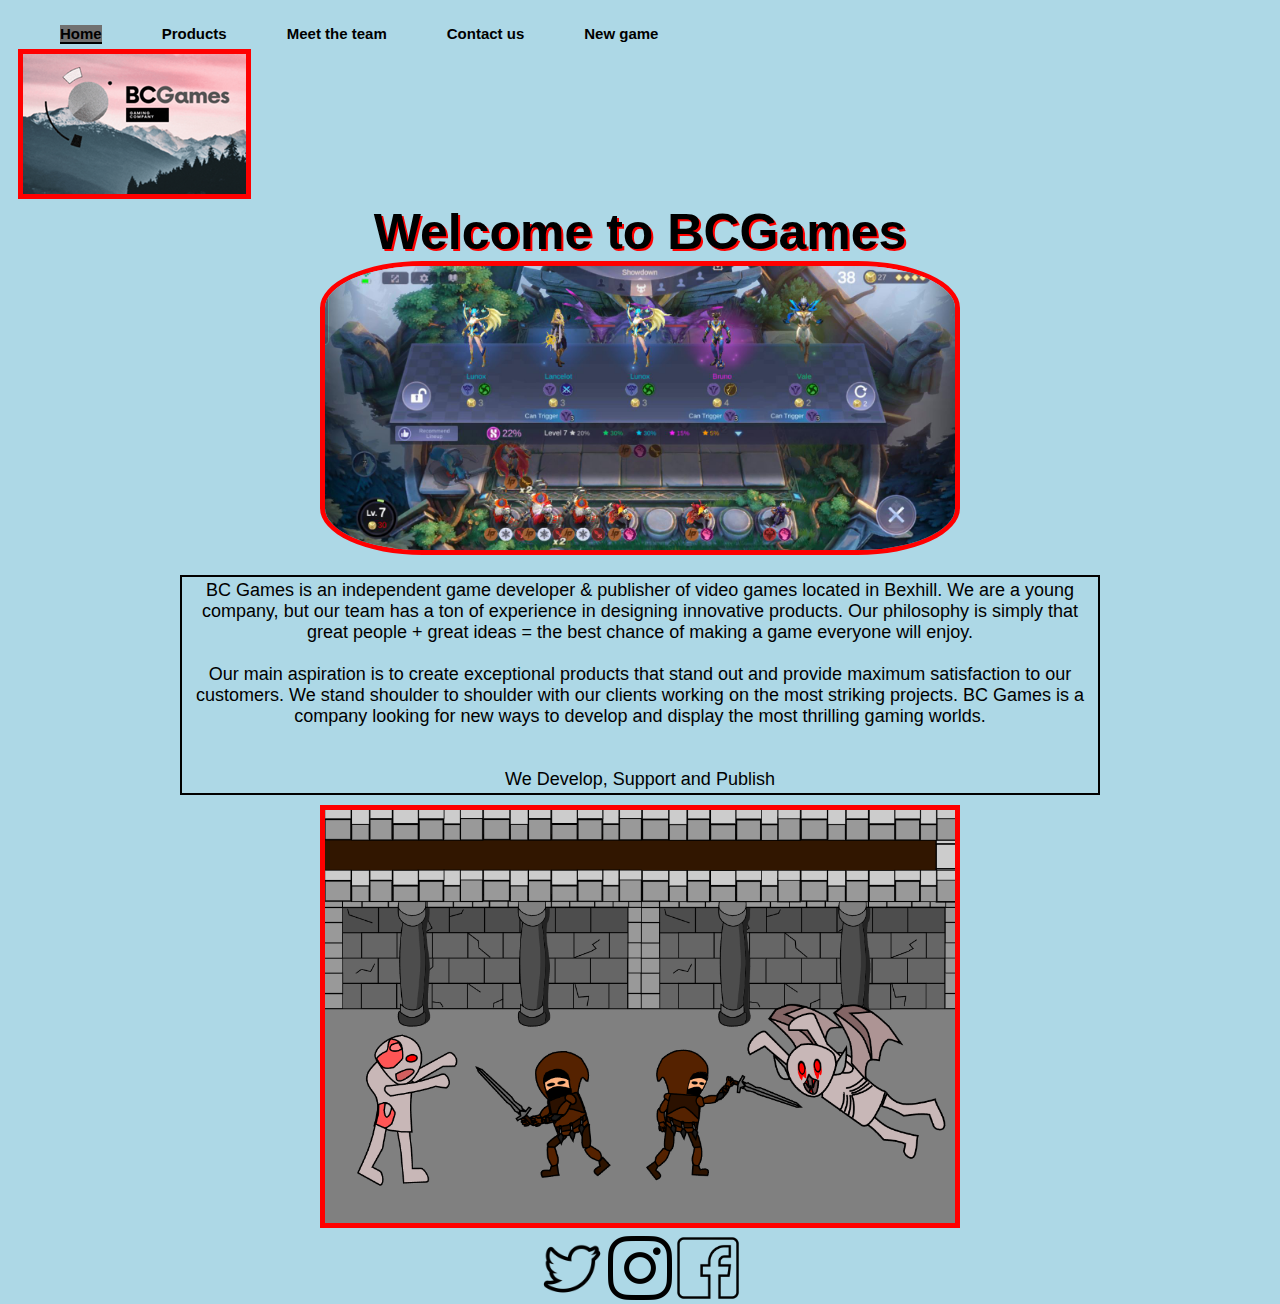
<file: index.html>
<!DOCTYPE html>
<html lang="en">
<head>
    <meta charset="UTF-8">
    <meta http-equiv="X-UA-Compatible" content="IE=edge">
    <meta name="viewport" content="width=device-width, initial-scale=1.0">
    <link rel="stylesheet" href="main.css"/>

</head>

<div class="topnav">
    <a class="active" href="index.html">Home</a>
    <a href="products.html">Products</a>
    <a href="meettheteams.html">Meet the team</a>
    <a href="contact.html">Contact us</a>
    <a href="newgame.html">New game</a>
  </div>

  
<img class="Logo" src="./Images/BC Games logo.png" alt="BC Games logo">
<h1 class="titleHP"> Welcome to BCGames </h1>


<body>

  <h1> <img class="game-image" src="./Images/Banner.jpg" alt="Banner for game"> </h1>
    <section class="about">
        <p class="about-info">BC Games is an independent game developer & publisher of video games located in Bexhill. We are a young company, but our team has a ton of experience in designing innovative products.  Our philosophy is simply that great people + great ideas = the best chance of making a game everyone will enjoy.<br><br>
          Our main aspiration is to create exceptional products that stand out and provide maximum satisfaction to our customers. We stand shoulder to shoulder with our clients working on the most striking projects. BC Games is a company looking for new ways to develop and display the most thrilling gaming worlds.<br><br>
        <br>We Develop, Support and Publish</p>
      </section>


        
    <a href="newgame.html">
    <img class="GameLink" src="./Images/Menu4Game.png" alt="New Game">
  
 


  <p class="footer">
    <a href="https://twitter.com/BexhillCollege?ref_src=twsrc%5Egoogle%7Ctwcamp%5Eserp%7Ctwgr%5Eauthor">
    <img class="social" src="./Images/twitter icon.png" alt="Bexhill college twitter">
     
     
    <a href="https://www.instagram.com/bexhillcollege/channel/?hl=en">
    <img class="social" src="./Images/instagram icon.png" alt="Bexhill college Instagram">
     
     
    <a href="https://www.facebook.com/bexhill6thformcollege/">
    <img class="social" src="./Images/facebook icon.png" alt="Bexhill college Facebook">
  </p>

</body>
</html>
</file>
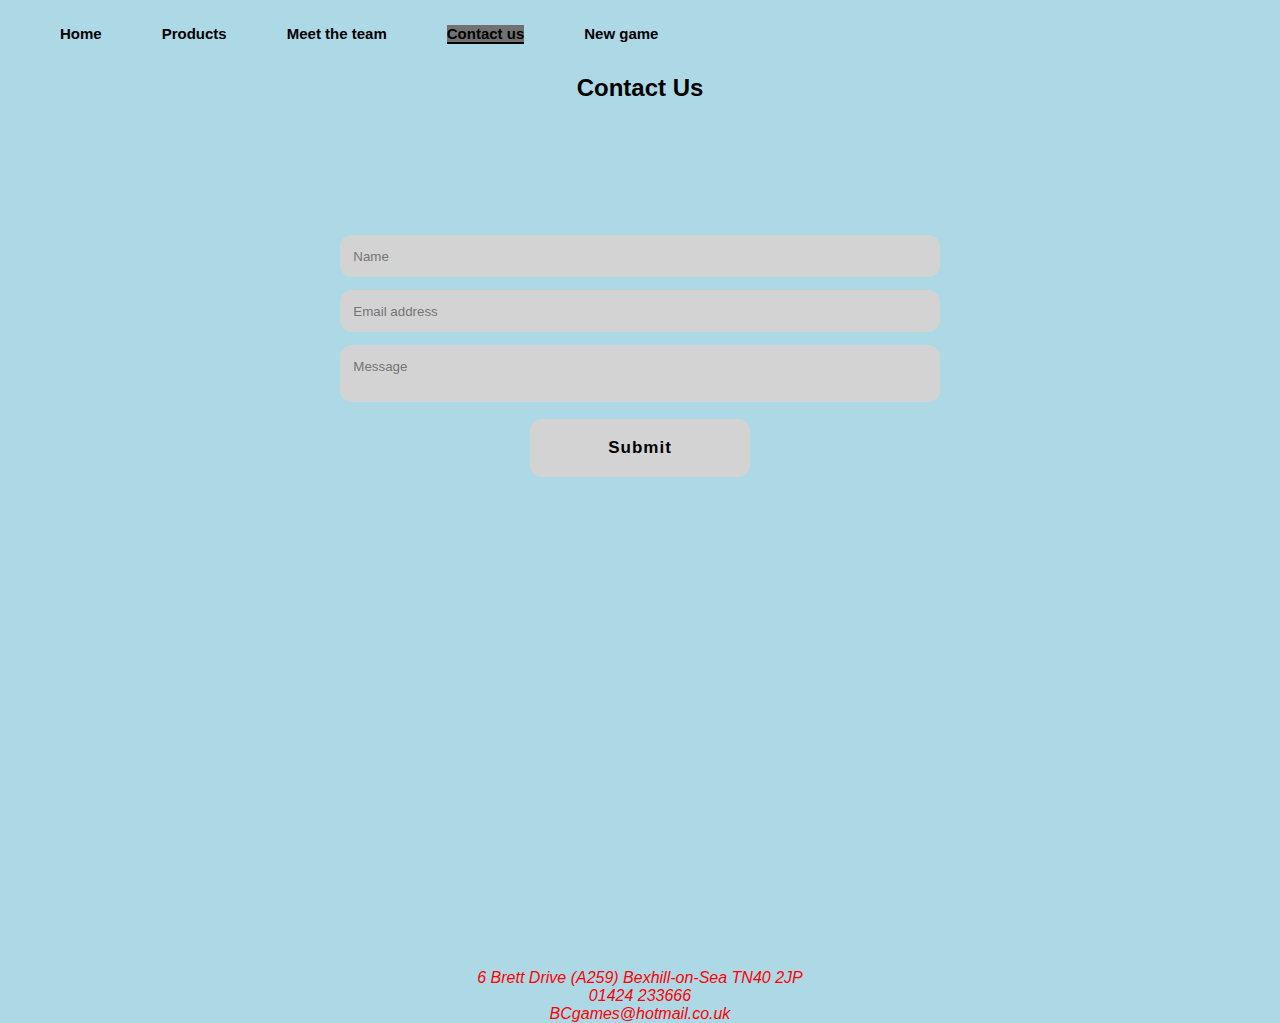
<file: contact.html>
<!DOCTYPE html>
<html lang="en">
<head>
    <meta charset="UTF-8">
    <meta http-equiv="X-UA-Compatible" content="IE=edge">
    <meta name="viewport" content="width=device-width, initial-scale=1.0">
    <link rel="stylesheet" href="main.css"/>


    <title>Contact Us | BC Games</title>
</head>
<div class="topnav">
    <a href="index.html">Home</a>
    <a href="products.html">Products</a>
    <a href="meettheteams.html">Meet the team</a>
    <a class="active" href="contact.html">Contact us</a>
    <a href="newgame.html">New game</a>
  </div>
<body>
    <h1 class="title">Contact Us</h1>


        <form class="contact-form" action="mailto:SC213939@bexhillcollege.ac.uk"
        method="POST"
        enctype="multipart/form-data"
        name="EmailForm"
        >
          <div class="input-container">
           
            <input type="text" class="input-name" id="input-name" placeholder="Name" required>
            <input type="email" class="input-email" id="input-email" placeholder="Email address" required>
          </div>
          <div class="input-container">
            <textarea name="message" type="text" class="input-message" id="input-message" placeholder="Message" required></textarea>
          </div>  
          <input type="submit" class="btn" value="Submit" id="input-submit">
        </form>

<br> 
<div class="GE">
<iframe src="https://www.google.com/maps/embed?pb=!1m18!1m12!1m3!1d2519.321782966063!2d0.4951440159067979!3d50.8437252668298!2m3!1f0!2f0!3f0!3m2!1i1024!2i768!4f13.1!3m3!1m2!1s0x47df0e2830e5917f%3A0x69845c7f39f65c9c!2s6%20Brett%20Dr%2C%20Bexhill-on-Sea%20TN40%202JP!5e0!3m2!1sen!2suk!4v1651148690908!5m2!1sen!2suk" width="600" height="450" style="border:0;" allowfullscreen="" loading="lazy" referrerpolicy="no-referrer-when-downgrade"></iframe> 
        <iframe src="https://www.google.com/maps/embed?pb=!3m2!1sen!2suk!4v1651148809025!5m2!1sen!2suk!6m8!1m7!1s1RzetksnDLUaiN-wauRE-Q!2m2!1d50.84376355680924!2d0.4979534659788835!3f276.5506493121917!4f-0.16174124290259329!5f0.7820865974627469" width="600" height="450" style="border:0;" allowfullscreen="" loading="lazy" referrerpolicy="no-referrer-when-downgrade"></iframe>
    </div>

    <p class="con-footer">6 Brett Drive (A259) Bexhill-on-Sea TN40 2JP<br>01424 233666<br>BCgames@hotmail.co.uk</p>
</body>
</html>
</file>
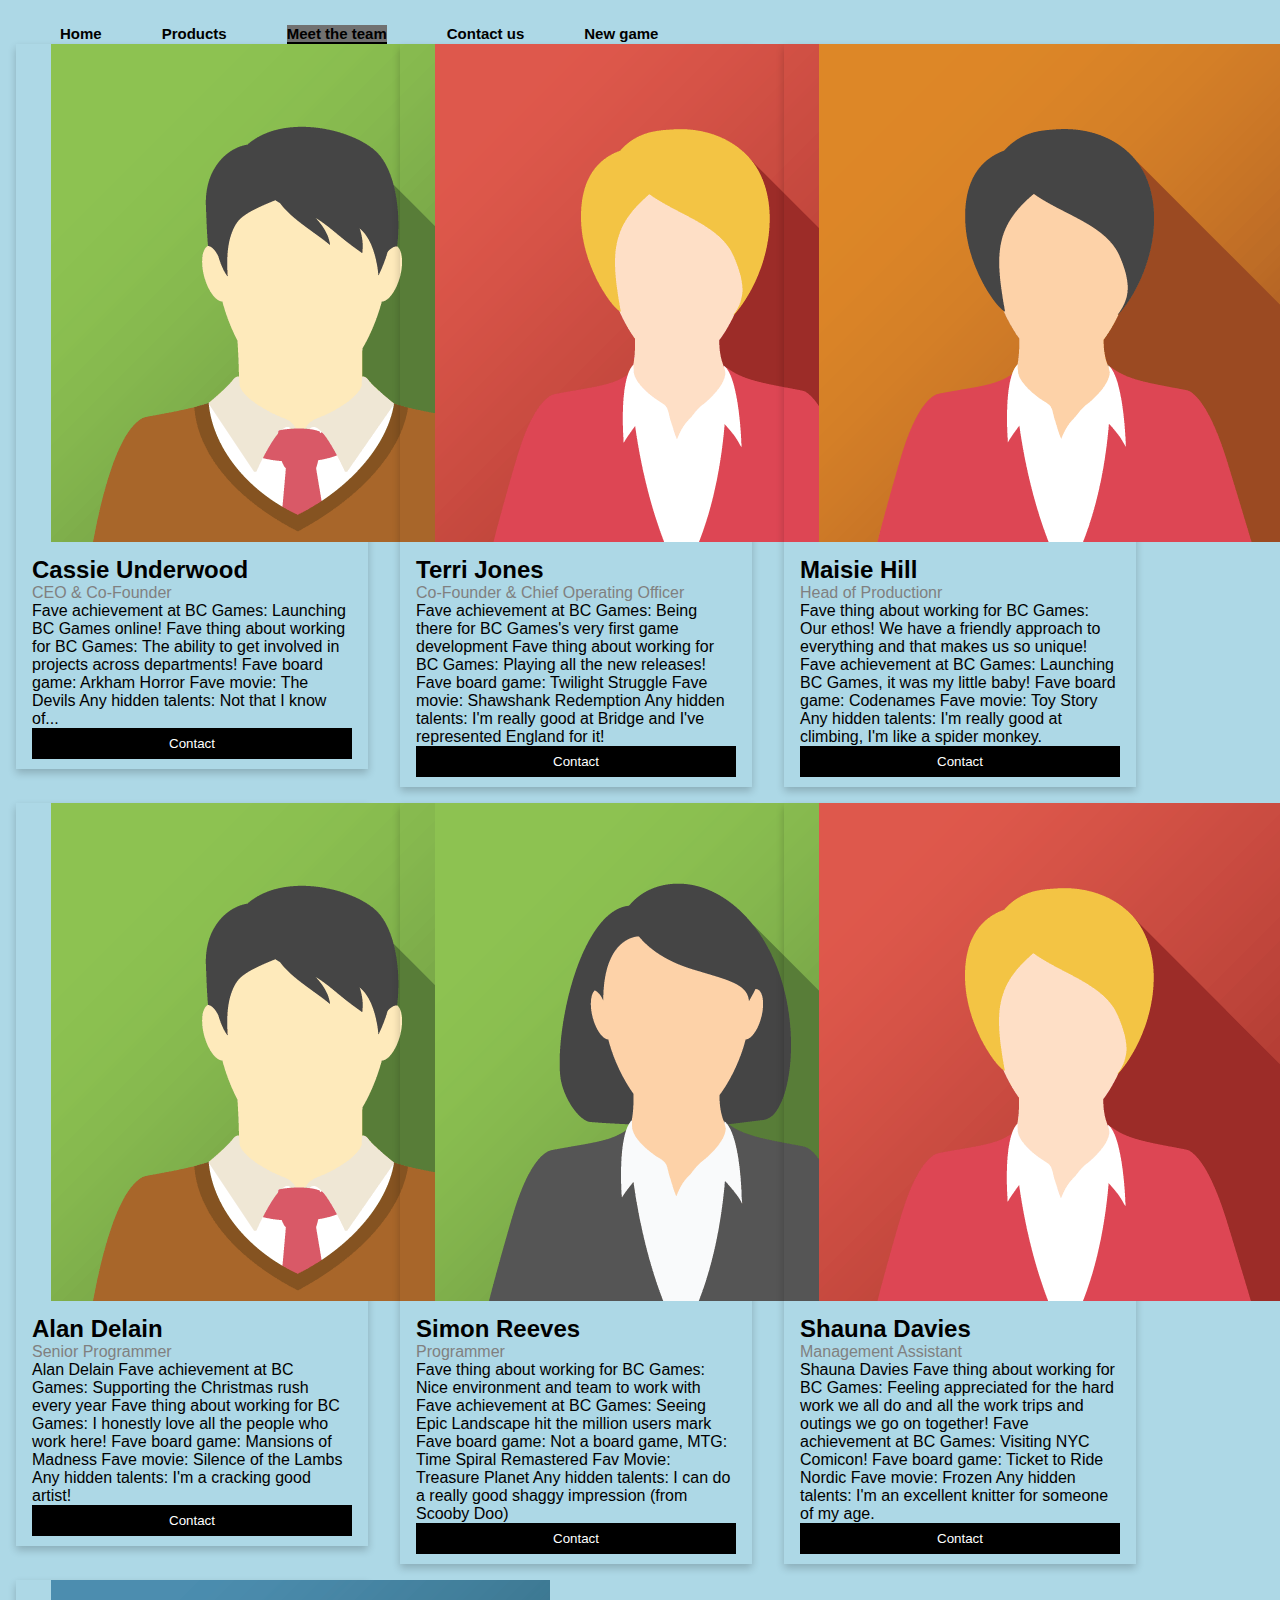
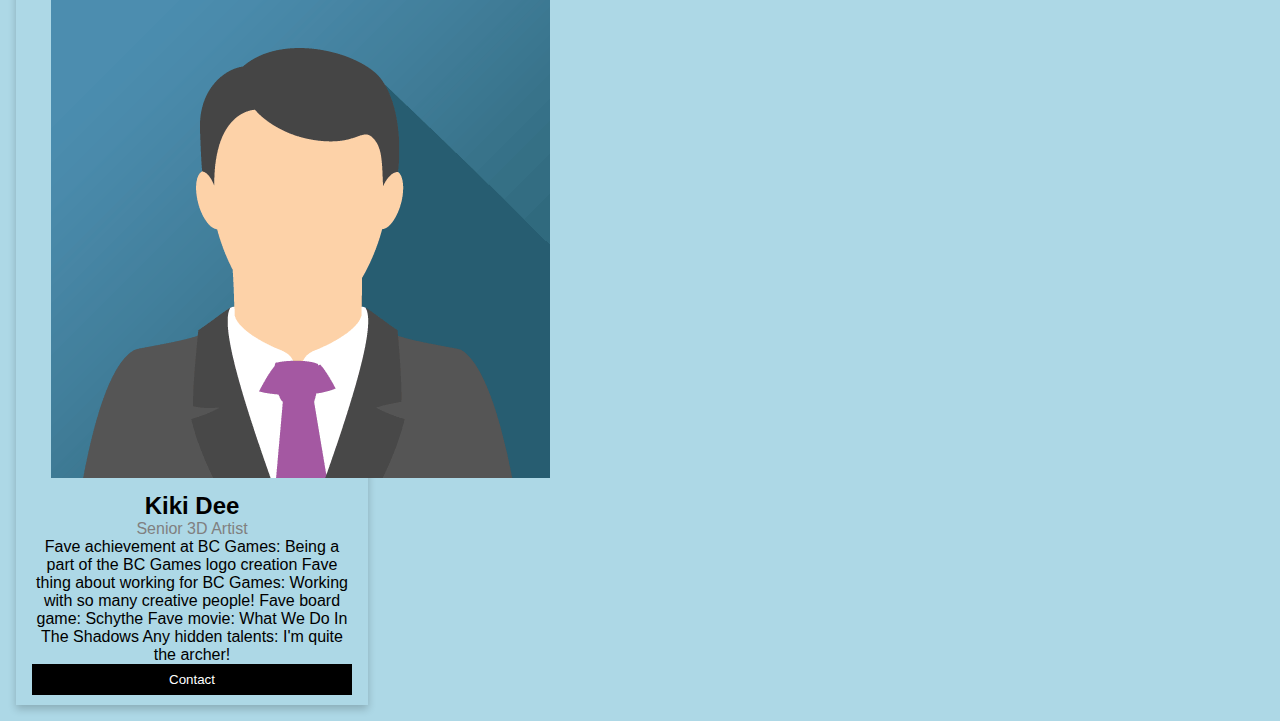
<file: meettheteams.html>
<!DOCTYPE html>
<html lang="en">
<head>
    <meta charset="UTF-8">
    <meta http-equiv="X-UA-Compatible" content="IE=edge">
    <meta name="viewport" content="width=device-width, initial-scale=1.0">
    <link rel="stylesheet" href="main.css">
    <title>Meet The Team | BC Games</title>

</head>
<div class="topnav">
    <a href="index.html">Home</a>
    <a href="products.html">Products</a>
    <a class="active" href="meettheteams.html">Meet the team</a>
    <a href="contact.html">Contact us</a>
    <a href="newgame.html">New game</a>
  </div>
<body>

  <div class="row">
    <div class="column">
      <div class="card">
        <div class="avatar">
        <img src="./Images/avatar1.png" alt="Cassie Underwood">
      </div>
        <div class="container">
          <h2>Cassie Underwood</h2>
          <p class="Mtitle">CEO & Co-Founder</p>
          <p>Fave achievement at BC Games: Launching BC Games online! Fave thing about working for BC Games: 
            The ability to get involved in projects across departments! Fave board game: Arkham Horror Fave movie: The Devils Any hidden talents: Not that I know of...</p>
          <p><button class="button">Contact</button></p>
        </div>
      </div>
    </div>
  
    <div class="column">
      <div class="card">
        <div class="avatar">
        <img src="./Images/avatar2.png" alt="Terri Jones">
      </div>
        <div class="container">
          <h2>Terri Jones</h2>
          <p class="Mtitle">Co-Founder & Chief Operating Officer</p>
          <p>Fave achievement at BC Games: Being there for BC Games's very first game development Fave thing about working for BC Games: Playing all the new releases! Fave board game: Twilight Struggle Fave movie: Shawshank Redemption Any hidden talents: I'm really good at Bridge and I've represented England for it!</p>
          <p><button class="button">Contact</button></p>
        </div>
      </div>
    </div>
  
    <div class="column">
      <div class="card">
        <div class="avatar">
        <img src="./Images/avatar3.png" alt="Maisie Hill">
      </div>
        <div class="container">
          <h2>Maisie Hill</h2>
          <p class="Mtitle">Head of Productionr</p>
          <p>Fave thing about working for BC Games: Our ethos! We have a friendly approach to everything and that makes us so unique! Fave achievement at BC Games: Launching BC Games, it was my little baby! Fave board game: Codenames Fave movie: Toy Story Any hidden talents: I'm really good at climbing, I'm like a spider monkey.</p>
          <p><button class="button">Contact</button></p>
        </div>
      </div>
    </div>
  </div>

  <div class="row">
    <div class="column">
      <div class="card">
        <div class="avatar">
        <img src="./Images/avatar1.png" alt="Alan Delain">
        </div>
        <div class="container">
          <h2>Alan Delain</h2>
          <p class="Mtitle">Senior Programmer</p>
          <p>Alan Delain Fave achievement at BC Games: Supporting the Christmas rush every year Fave thing about working for BC Games: I honestly love all the people who work here! Fave board game: Mansions of Madness Fave movie: Silence of the Lambs Any hidden talents: I'm a cracking good artist!</p>
          <p><button class="button">Contact</button></p>
        </div>
      </div>
    </div>

    <div class="row">
      <div class="column">
        <div class="card">
          <div class="avatar">
          <img src="./Images/avatar5.png" alt="Simon Reeves">
        </div>
          <div class="container">
            <h2>Simon Reeves</h2>
            <p class="Mtitle">Programmer</p>
            <p>Fave thing about working for BC Games: Nice environment and team to work with Fave achievement at BC Games: Seeing Epic Landscape hit the million users mark Fave board game: Not a board game, MTG: Time Spiral Remastered Fav Movie: Treasure Planet Any hidden talents: I can do a really good shaggy impression (from Scooby Doo)</p>
            <p><button class="button">Contact</button></p>
          </div>
        </div>
      </div>

      <div class="row">
        <div class="column">
          <div class="card">
            <div class="avatar">
            <img src="./Images/avatar2.png" alt="Shauna Davies">
          </div>
            <div class="container">
              <h2>Shauna Davies</h2>
              <p class="Mtitle">Management Assistant</p>
              <p>Shauna Davies Fave thing about working for BC Games: Feeling appreciated for the hard work we all do and all the work trips and outings we go on together! Fave achievement at BC Games: Visiting NYC Comicon! Fave board game: Ticket to Ride Nordic Fave movie: Frozen Any hidden talents: I'm an excellent knitter for someone of my age.</p>
              <p><button class="button">Contact</button></p>
            </div>
          </div>
        </div>

        <div class="center">
        <div class="row">
          <div class="column">
            <div class="card">
              <div class="avatar">
              <img src="./Images/avatar4.png" alt="Kiki Dee">
            </div>
              <div class="container">
                <h2>Kiki Dee</h2>
                <p class="Mtitle">Senior 3D Artist</p>
                <p>Fave achievement at BC Games: Being a part of the BC Games logo creation Fave thing about working for BC Games: Working with so many creative people! Fave board game: Schythe Fave movie: What We Do In The Shadows Any hidden talents: I'm quite the archer!</p>
                <p><button class="button">Contact</button></p>
              </div>
            </div>
          </div>
        </div>


<!-- <div class="MTT">
<img src="./Images/BC Games logo.png" alt="BC Games Logo">
</div> -->





  </body>
</html>
</file>
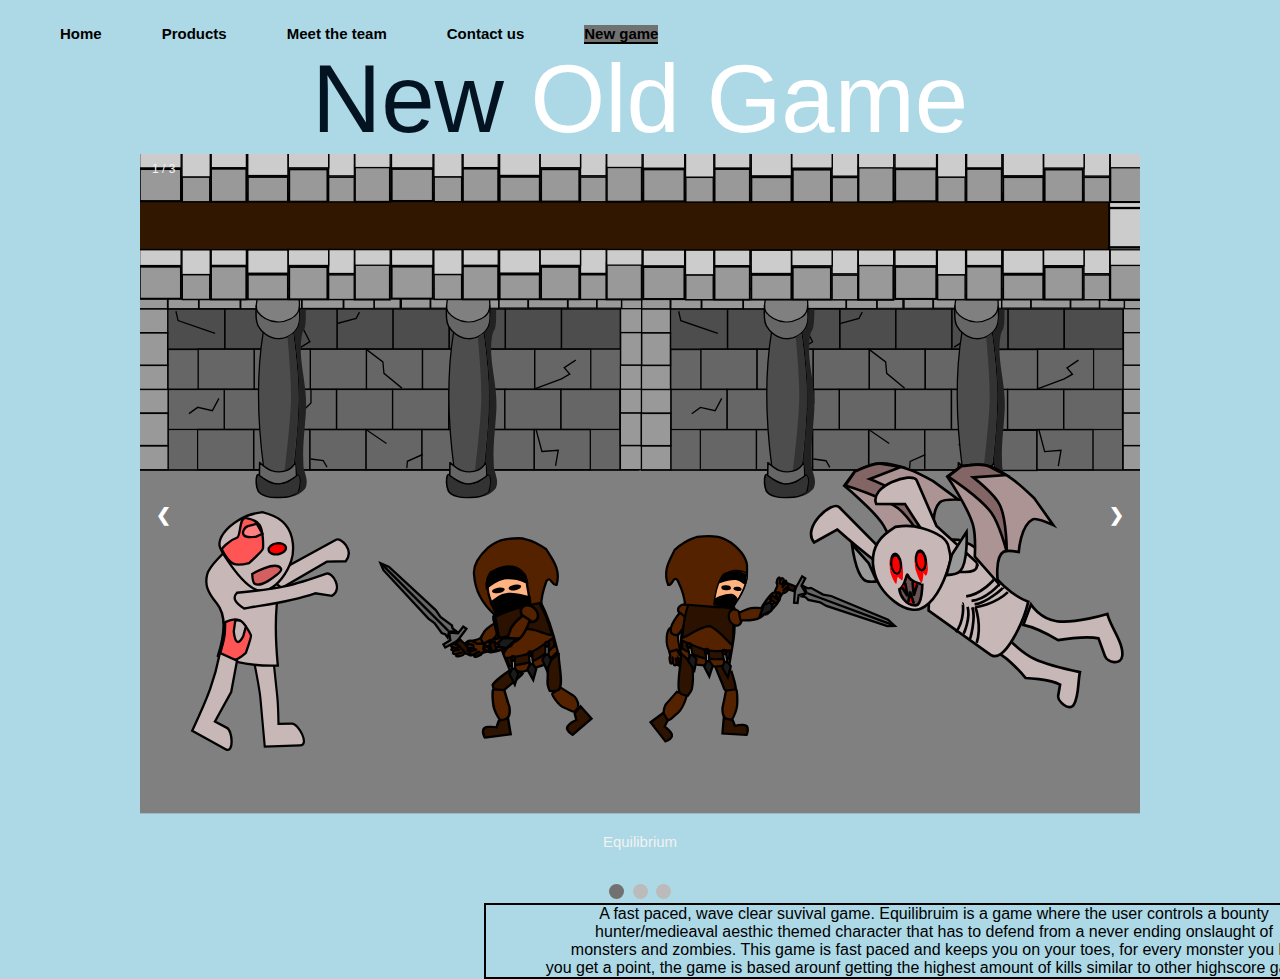
<file: newgame.html>
<!DOCTYPE html>
<html lang="en">
<head>
  <meta charset="UTF-8">
  <meta http-equiv="X-UA-Compatible" content="IE=edge">
  <meta name="viewport" content="width=device-width, initial-scale=1.0">
  <link rel="stylesheet" href="main.css">
</head>
<div class="topnav">
  <a href="index.html">Home</a>
  <a href="products.html">Products</a>
  <a href="meettheteams.html">Meet the team</a>
  <a href="contact.html">Contact us</a>
  <a class="active" href="newgame.html">New game</a>
</div>


  <div class="center">
  <h2 class="title3"><span class="span1">New </span>Old <span>Game</span></h2>
</div>

  <!-- <div class="bordering">
    <img class="bordered-image" src="./Menu1.svg">
  </div> -->


<!-- Slideshow container -->
<div class="slideshow-container">

  <!-- Full-width images with number and caption text -->
  <div class="mySlides fade">
    <div class="numbertext">1 / 3</div>
    <img src="./Menu1.svg" style="width:100%">  
    <div class="text">Equilibrium</div>
  </div>

  <div class="mySlides fade">
    <div class="numbertext">2 / 3</div>
    <img src="./Images/SS1.svg" style="width:100%">
    <div class="text">1st Playable character</div>
  </div>

  <div class="mySlides fade">
    <div class="numbertext">3 / 3</div>
    <img src="./Images/SSrunes.svg" style="width:100%">
    <div class="text">Use a variety of different spells to defeat the enemies</div>
  </div>

  <!-- Next and previous buttons -->
  <a class="prev" onclick="plusSlides(-1)">&#10094;</a>
  <a class="next" onclick="plusSlides(1)">&#10095;</a>
</div>
<br>

<!-- The dots/circles -->
<div style="text-align:center">
  <span class="dot" onclick="currentSlide(1)"></span>
  <span class="dot" onclick="currentSlide(2)"></span>
  <span class="dot" onclick="currentSlide(3)"></span>
</div>


<script src="scripts.js"></script>

  <p class="about-game"> A fast paced, wave clear suvival game. Equilibruim is a game where the user controls a bounty 
    <br>hunter/medieaval aesthic themed character that has to defend from a never ending onslaught of 
    <br>monsters and zombies. This game is fast paced and keeps you on your toes, for every monster you kill
    <br>you get a point, the game is based arounf getting the highest amount of kills similar to other highscore games. </p>
  
</body>
</html>
</file>
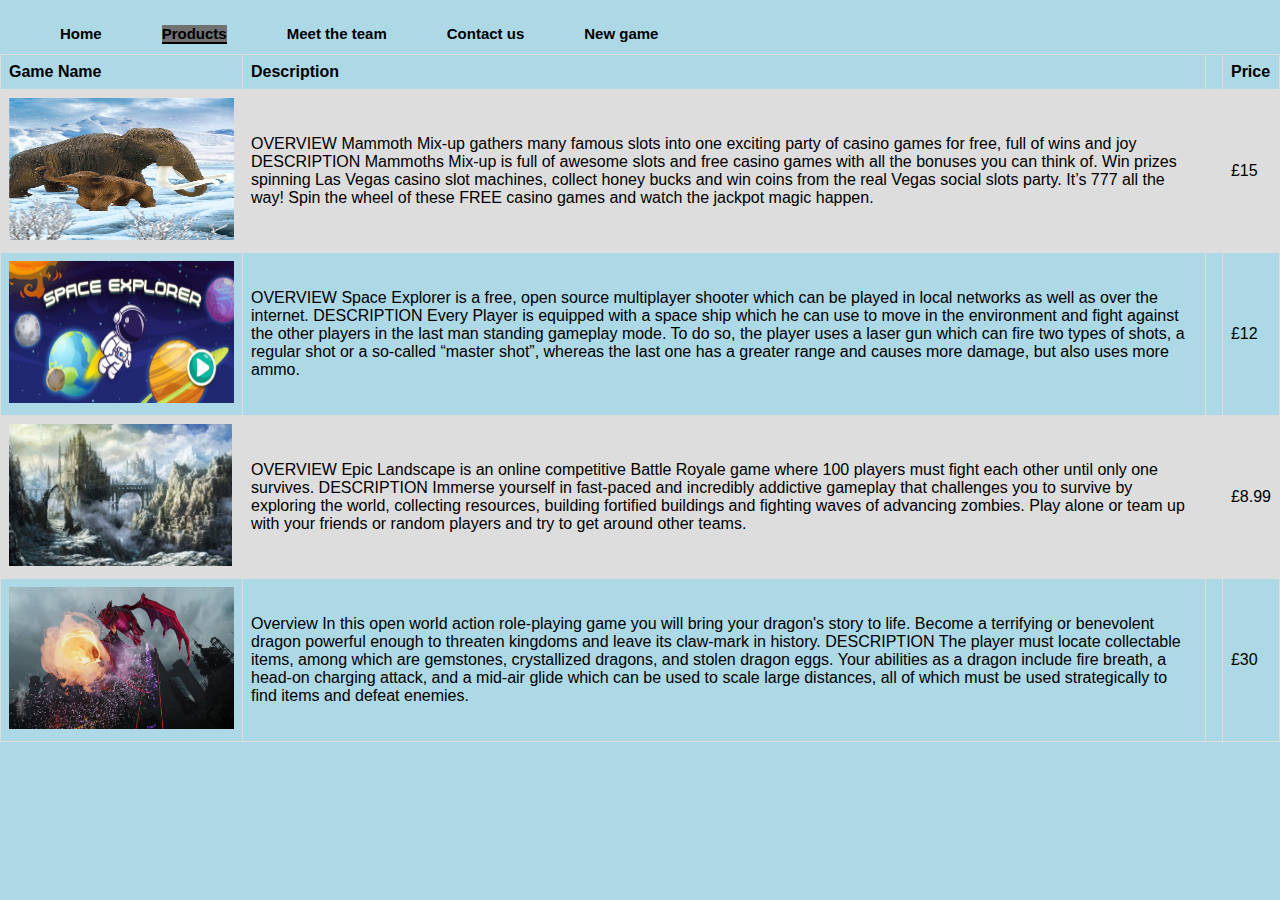
<file: Products.html>
<!DOCTYPE html>
<html>
<head>
  <title>HTML Elements Reference</title>

<div class="topnav">
  <a href="index.html">Home</a>
  <a class="active" href="Products.html">Products</a>
  <a href="meettheteams.html">Meet the team</a>
  <a href="contact.html">Contact us</a>
  <a href="newgame.html">New game</a>
</div>


 <link rel="stylesheet" href="main.css">
</head>
<body>

<table style="width:100%" border = 1px>
  <tr>
    <th>Game Name</th>
    <th>Description<th>
    <th>Price</th>
  </tr>
  <tr>
    <td> <img src="./Images/Mammoth game.jpg" alt="Image of Mammoth Game" width="225" height="142"></td>
    <td>
      OVERVIEW
Mammoth Mix-up gathers many famous slots into one exciting party of casino games for free, full of wins and joy
DESCRIPTION
Mammoths Mix-up is full of awesome slots and free casino games with all the bonuses you can think of. 
Win prizes spinning Las Vegas casino slot machines, collect honey bucks and win coins from the real Vegas social slots party.
It’s 777 all the way! Spin the wheel of these FREE casino games and watch the jackpot magic happen.
<td>
<td>&pound15</td>
   <tr>
    <td> <img src="./Images/Space Explorer.png" alt="Image of Space Explorer" width="225" height="142"> </td>
    <td> OVERVIEW
Space Explorer is a free, open source multiplayer shooter which can be played in local networks as well as over the internet.

DESCRIPTION
Every Player is equipped with a space ship which he can use to move in the environment and fight against the other players in the last man standing gameplay mode. To do so, the player uses a laser gun which can fire two types of shots, a regular shot or a so-called “master shot”, whereas the last one has a greater range and causes more damage, but also uses more ammo.
      <td> 
<td>&pound12</td>
    </tr>
   <tr>
    <td> <img src="./Images/Epic Landscape.jpg" alt="Image of Epic landscape" widht="104" height="142"> </td>
    <td> OVERVIEW

Epic Landscape is an online competitive Battle Royale game where 100 players must fight each other until only one survives. 
DESCRIPTION
Immerse yourself in fast-paced and incredibly addictive gameplay that challenges you to survive by exploring the world, collecting resources, building fortified buildings and fighting waves of advancing zombies. Play alone or team up with your friends or random players and try to get around other teams.
<td> 
  <td>&pound8.99</td>
  </tr>
   <tr>
    <td> <img src="./Images/Dragons Fury.jpg" alt="Image of dragons fury" width="225" height="142"> </td>
    <td> Overview 
In this open world action role-playing game you will bring your dragon's story to life. Become a terrifying or benevolent dragon powerful enough to threaten kingdoms and leave its claw-mark in history.
DESCRIPTION
The player must locate collectable items, among which are gemstones, crystallized dragons, and stolen dragon eggs. Your abilities as a dragon include fire breath, a head-on charging attack, and a mid-air glide which can be used to scale large distances, all of which must be used strategically to find items and defeat enemies.
<td> 
  <td>&pound30</td>
  </tr>
</table>
</body>
</html>
</file>
<file: main.css>
*{
  margin: 0;
  padding: 0;
  text-decoration: none;
  font-family: sans-serif;
}

.center {
  align-items: center;
  text-align: center;
}


body {
    background-color: #add8e6;
  }

.topnav {
 
    overflow: hidden;
  }
  .topnav a {
    float: left;
    margin-top: 25px;
    text-decoration: none;
    color: black;
    margin-left: 60px;
    font-size: 15px;
    font-weight: 600;
    border-bottom: 2px solid transparent;
    transition: 0.4s;
  }

  .topnav:not(:last-child) a:hover,
  .topnav:not(:last-child) a:focus {
    border-bottom: 2px solid red;
  }

  .topnav a.active{
    border-bottom: 2px solid black;
  }
   
.about {
    font-size: large;
    padding-left: 180px;
    padding-right: 180px;
    color: black;
    padding-bottom: 10px;
    text-align: center; 
}
.about-info {
  padding: 3px;
  border: 2px solid black;

}
.title {
    padding-top: 30px;
    font-size: x-large;
    text-align: center;
    font-weight: bold;
}

.title3 {
  font-size: 6em;
  font-weight: 500;
  /* letter-spacing: 1px; */
  cursor: pointer;
  color:white;
}

.title3 .span1 {
  color: #031321;
  transition: 0.5s;
}

.span2 {
  transition: 0.5s;
}

.title3:hover {
  color: #031321;
}
.title3:hover span:nth-child(1) {
  margin-right: 10px;
}

.title3:hover span{
  color: #fff;
  text-shadow: 0 0 10px #fff,
               0 0 20px #fff,
               0 0 40px #fff,
               0 0 80px #fff,
               0 0 120px #fff,
               0 0 160px #fff;
}


.game-image {
  display: block;
  margin-left: auto;
  margin-right: auto;
  width: 50%;
  border: 5px solid red; 
  border-radius: 16%;
  margin-bottom: 20px; 
}

.bordering {
  color: rgb(24, 180, 185);
  border-left-width: 100px;
  border-left-style: solid;
  border-left-color: transparent;
  /* box-shadow: 0 0 10px 10px rgb(16, 142, 173); */
}

.bordered-image {
  width: 45%;
  height: 420;
  padding-top: 20px;
  border-radius: 12px;
}

.about-game {
  width: 100vh;
  height: auto;
  border: 2px solid black;
  text-align: center;
 margin-left: 484px;
}

.contact-form {
  text-align: center;
}

 
table {
  font-family: arial, sans-serif;
  border-collapse: collapse;
  width: 100%;
  margin-top: 10px;
}
 
td, th {
  border: 1px solid #dddddd;
  text-align: left;
  padding: 8px;
}
 
tr:nth-child(even) {
  background-color: #dddddd;
}

.footer {
  position: flex;
  left: 0;
  bottom: 0;
  width: 100%;
  background-color: lightblue;
  color: white;
  text-align: center;
}

.con-footer {
  position: flex;
  left: 0;
  bottom: 0;
  width: 100%;
  background-color: lightblue;
  color: red;
  font-style: italic;
  text-align: center;
}

.social {
  width: 5%;
}

.titleHP {
text-align: center;
font-size: 50px;
font-weight: bolder ;
font-family: Verdana, Geneva, Tahoma, sans-serif;
text-shadow: 2px 2px #FF0000;
}

.contact-form {
  padding-top: 100px;
  max-width: 600px;
  text-align: center;
  margin: 20px auto;
}

.input-name, .input-message, .input-email, .btn {
  border-radius: 12px;
  border: 0;
  outline: 0;
  padding: 1em;
  display: block;
  width: 100%;
  margin-top: 1em;
  resize: none;
  background-color: lightgrey;
  }
  
  .contact-form .btn {
    display: inline;
    background: lightgrey;
    font-size: 17px;
    font-weight: 700;
    letter-spacing: 1px;
    border: 2px solid transparent;
    width: 220px;
  }
  
  .btn:hover {
    border: 2px solid white;
  }


/* Three columns side by side */
.column {
  float: left;
  width: 30%;
  margin-bottom: 16px;
  padding: 0px 16px;
}

/* Display the columns below each other instead of side by side on small screens */
@media screen and (max-width: 650px) {
  .column {
    width: 100%;
    display: block;
  }
}

/* Add some shadows to create a card effect */
.card {
  box-shadow: 0 4px 8px 0 rgba(0, 0, 0, 0.2);
}

/* Some left and right padding inside the container */
.container {
  padding: 10px 16px;
}

/* Clear floats */
.container::after, .row::after {
  content: "";
  clear: both;
  display: table;
}

.Mtitle {
  color: grey;
}

.button {
  border: none;
  outline: 0;
  display: inline-block;
  padding: 8px;
  color: white;
  background-color: #000;
  text-align: center;
  cursor: pointer;
  width: 100%;
}

.button:hover {
  background-color: #555;
}

.avatar {
width: 80%;
margin-left: auto;
margin-right: auto;
border-radius: 12px;
}

.GE {
text-align: center;
}

.GameLink{
  display: block;
  margin-left: auto;
  margin-right: auto;
  width: 50%;
  border: 5px solid red;  
  margin-bottom: 8px;
}

.Logo {
  margin-left: 18px;
  margin-top: 5px;
  border: solid 5px #FF0000;
} 




* {box-sizing:border-box}

.slideshow-container {
  max-width: 1000px;
  position: relative;
  margin: auto;
}

/* Hide the images by default */
.mySlides {
  display: none;
}

/* Next & previous buttons */
.prev, .next {
  cursor: pointer;
  position: absolute;
  top: 50%;
  width: auto;
  margin-top: -22px;
  padding: 16px;
  color: white;
  font-weight: bold;
  font-size: 18px;
  transition: 0.6s ease;
  border-radius: 0 3px 3px 0;
  user-select: none;
}

/* Position the "next button" to the right */
.next {
  right: 0;
  border-radius: 3px 0 0 3px;
}

/* On hover, add a black background color with a little bit see-through */
.prev:hover, .next:hover {
  background-color: rgba(0,0,0,0.8);
}

/* Caption text */
.text {
  color: #f2f2f2;
  font-size: 15px;
  padding: 8px 12px;
  position: absolute;
  bottom: 8px;
  width: 100%;
  text-align: center;
}

/* Number text (1/3 etc) */
.numbertext {
  color: #f2f2f2;
  font-size: 12px;
  padding: 8px 12px;
  position: absolute;
  top: 0;
}

/* The dots/bullets/indicators */
.dot {
  cursor: pointer;
  height: 15px;
  width: 15px;
  margin: 0 2px;
  background-color: #bbb;
  border-radius: 50%;
  display: inline-block;
  transition: background-color 0.6s ease;
}

.active, .dot:hover {
  background-color: #717171;
}

/* Fading animation */
.fade {
  animation-name: fade;
  animation-duration: 1.5s;
}

@keyframes fade {
  from {opacity: .4}
  to {opacity: 1}
}
</file>
